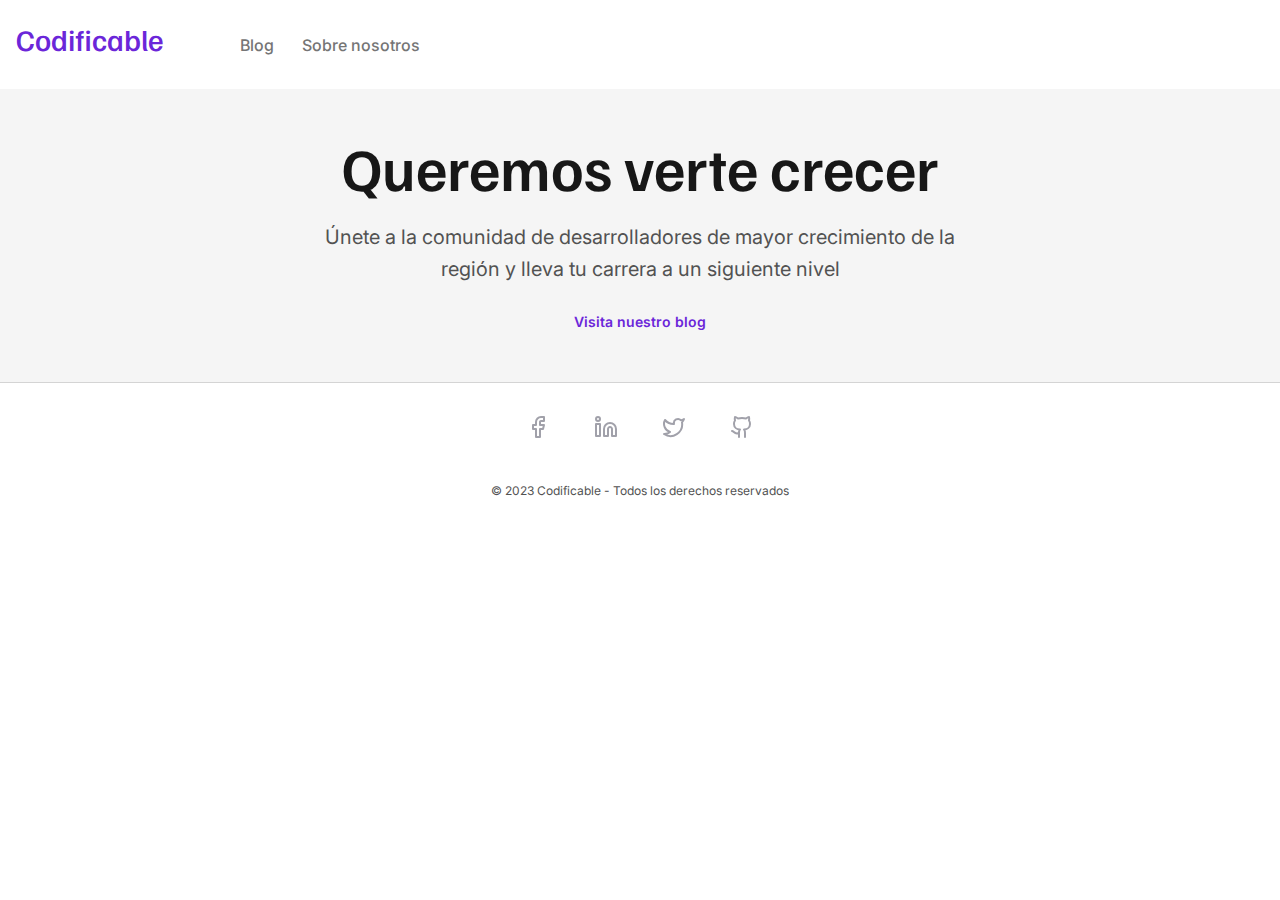
<file: index.html>
<!DOCTYPE html>
<html lang="es">
  <head>
    <meta charset="UTF-8" />
    <meta name="viewport" content="width=device-width, initial-scale=1.0" />
    <title>Codificable</title>
    <link rel="stylesheet" href="/styles/index.css" />
  </head>
  <body>
    <header class="header container">
      <h1 class="header__logo"><a href="/index.html">Codificable</a></h1>
      <nav class="navigation">
        <ul>
          <li><a href="/blog/index.html">Blog</a></li>
          <li><a href="#">Sobre nosotros</a></li>
        </ul>
      </nav>
    </header>

    <main>
      <section class="section hero">
        <div class="container">
          <div class="hero__content hero--center">
            <h2 class="hero__title">Queremos verte crecer</h2>
            <p class="hero__lead">
              Únete a la comunidad de desarrolladores de mayor crecimiento de la
              región y lleva tu carrera a un siguiente nivel
            </p>
            <a href="/blog/index.html" class="hero__link"
              >Visita nuestro blog</a
            >
          </div>
        </div>
      </section>
    </main>

    <footer class="container footer">
      <ul class="social-links">
        <li>
          <a href="#"
            ><img
              src="/assets/icons/facebook.svg"
              width="24"
              height="24"
              alt="Facebook icon"
          /></a>
        </li>
        <li>
          <a href="#"
            ><img
              src="/assets/icons/linkedin.svg"
              width="24"
              height="24"
              alt="LinkedIn icon"
          /></a>
        </li>
        <li>
          <a href="#"
            ><img
              src="/assets/icons/twitter.svg"
              width="24"
              height="24"
              alt="Twitter icon"
          /></a>
        </li>
        <li>
          <a href="#"
            ><img
              src="/assets/icons/github.svg"
              width="24"
              height="24"
              alt="GitHub icon"
          /></a>
        </li>
      </ul>
      <small class="footer__text"
        >&copy; 2023 Codificable - Todos los derechos reservados</small
      >
    </footer>
  </body>
</html>
</file>
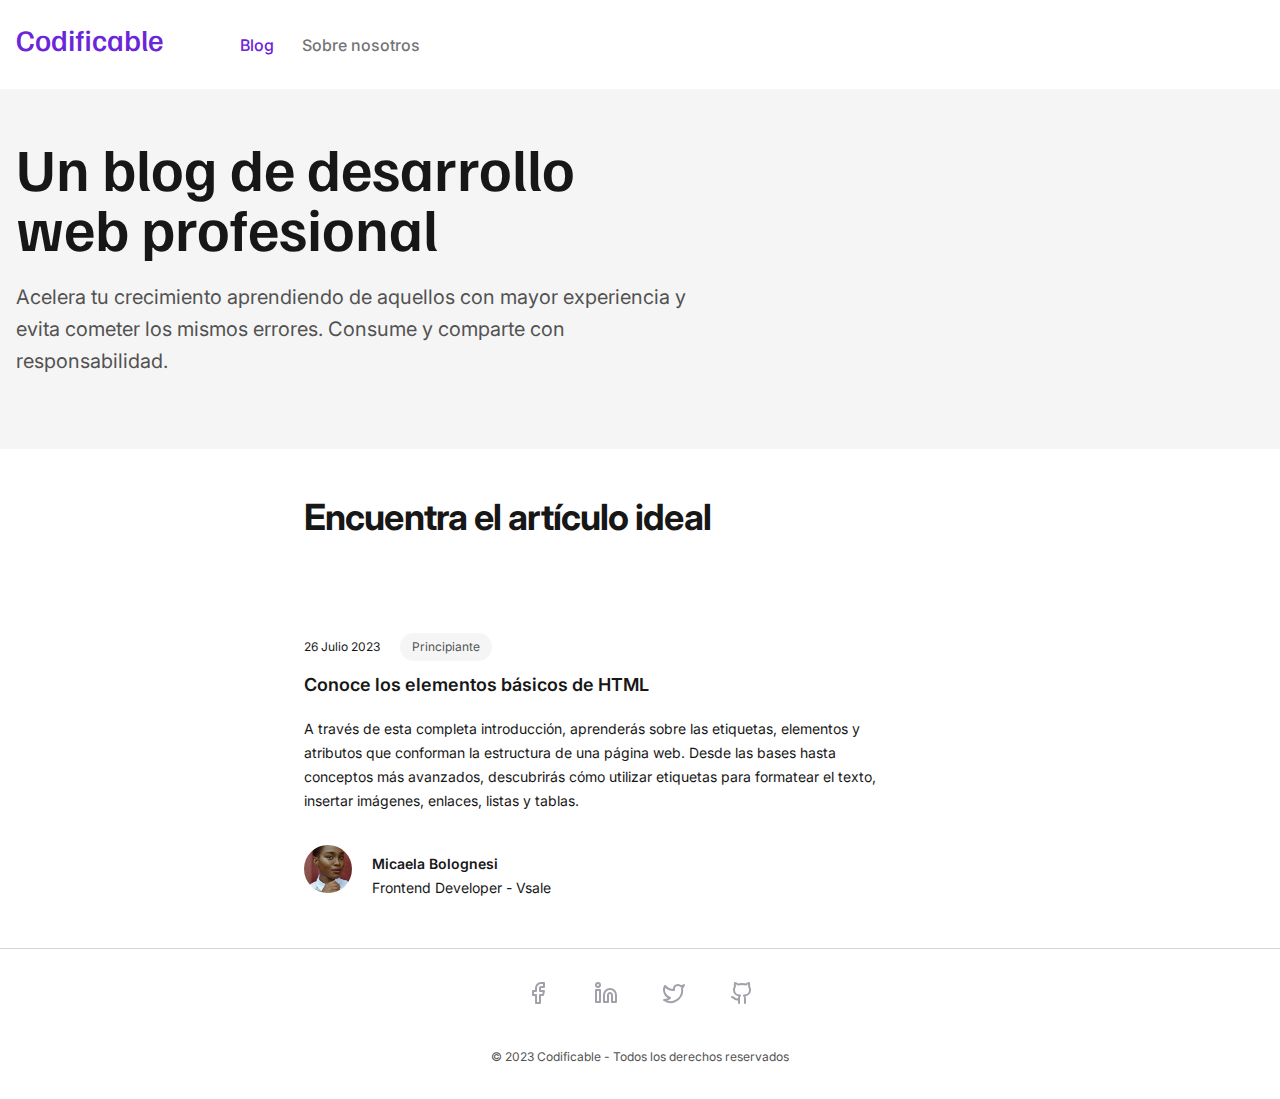
<file: blog/index.html>
<!DOCTYPE html>
<html lang="es">
  <head>
    <meta charset="UTF-8" />
    <meta name="viewport" content="width=device-width, initial-scale=1.0" />
    <title>Codificable - Blog</title>
    <link rel="stylesheet" href="/styles/index.css" />
  </head>
  <body>
    <header class="header container">
      <h1 class="header__logo"><a href="/index.html">Codificable</a></h1>
      <nav class="navigation">
        <ul>
          <li class="active"><a href="/blog/index.html">Blog</a></li>
          <li><a href="#">Sobre nosotros</a></li>
        </ul>
      </nav>
    </header>

    <main>
      <section class="section hero">
        <div class="container">
          <div class="hero__content">
            <h2 class="hero__title">Un blog de desarrollo web profesional</h2>
            <p class="hero__lead">
              Acelera tu crecimiento aprendiendo de aquellos con mayor
              experiencia y evita cometer los mismos errores. Consume y comparte
              con responsabilidad.
            </p>
          </div>
        </div>
      </section>
      <section class="section">
        <div class="container">
          <div class="articles-section">
            <h2 id="articles" class="articles-section__title">
              Encuentra el artículo ideal
            </h2>
            <hr />
            <article class="article-summary">
              <header class="article-metadata">
                <span class="article-metadata__date">26 Julio 2023</span>
                <span class="article-metadata__tag">Principiante</span>
              </header>
              <a
                href="conoce-los-elementos-basicos-de-html.html"
                class="article-summary__content"
              >
                <h3 class="article-summary__title">
                  Conoce los elementos básicos de HTML
                </h3>
                <p class="article-summary__text">
                  A través de esta completa introducción, aprenderás sobre las
                  etiquetas, elementos y atributos que conforman la estructura
                  de una página web. Desde las bases hasta conceptos más
                  avanzados, descubrirás cómo utilizar etiquetas para formatear
                  el texto, insertar imágenes, enlaces, listas y tablas.
                </p>
              </a>
              <footer class="article-summary__footer">
                <div class="author">
                  <img
                    src="/assets/images/profile1.jpeg"
                    alt="Micaela Bolognesi Avatar"
                    width="320"
                    height="480"
                    class="author__avatar"
                  />
                  <div class="author__info">
                    <strong class="author_name">Micaela Bolognesi</strong>
                    <span>Frontend Developer - Vsale</span>
                  </div>
                </div>
              </footer>
            </article>
          </div>
        </div>
      </section>
    </main>

    <footer class="container footer">
      <ul class="social-links">
        <li>
          <a href="#"
            ><img
              src="/assets/icons/facebook.svg"
              width="24"
              height="24"
              alt="Facebook icon"
          /></a>
        </li>
        <li>
          <a href="#"
            ><img
              src="/assets/icons/linkedin.svg"
              width="24"
              height="24"
              alt="LinkedIn icon"
          /></a>
        </li>
        <li>
          <a href="#"
            ><img
              src="/assets/icons/twitter.svg"
              width="24"
              height="24"
              alt="Twitter icon"
          /></a>
        </li>
        <li>
          <a href="#"
            ><img
              src="/assets/icons/github.svg"
              width="24"
              height="24"
              alt="GitHub icon"
          /></a>
        </li>
      </ul>
      <small class="footer__text"
        >&copy; 2023 Codificable - Todos los derechos reservados</small
      >
    </footer>
  </body>
</html>
</file>
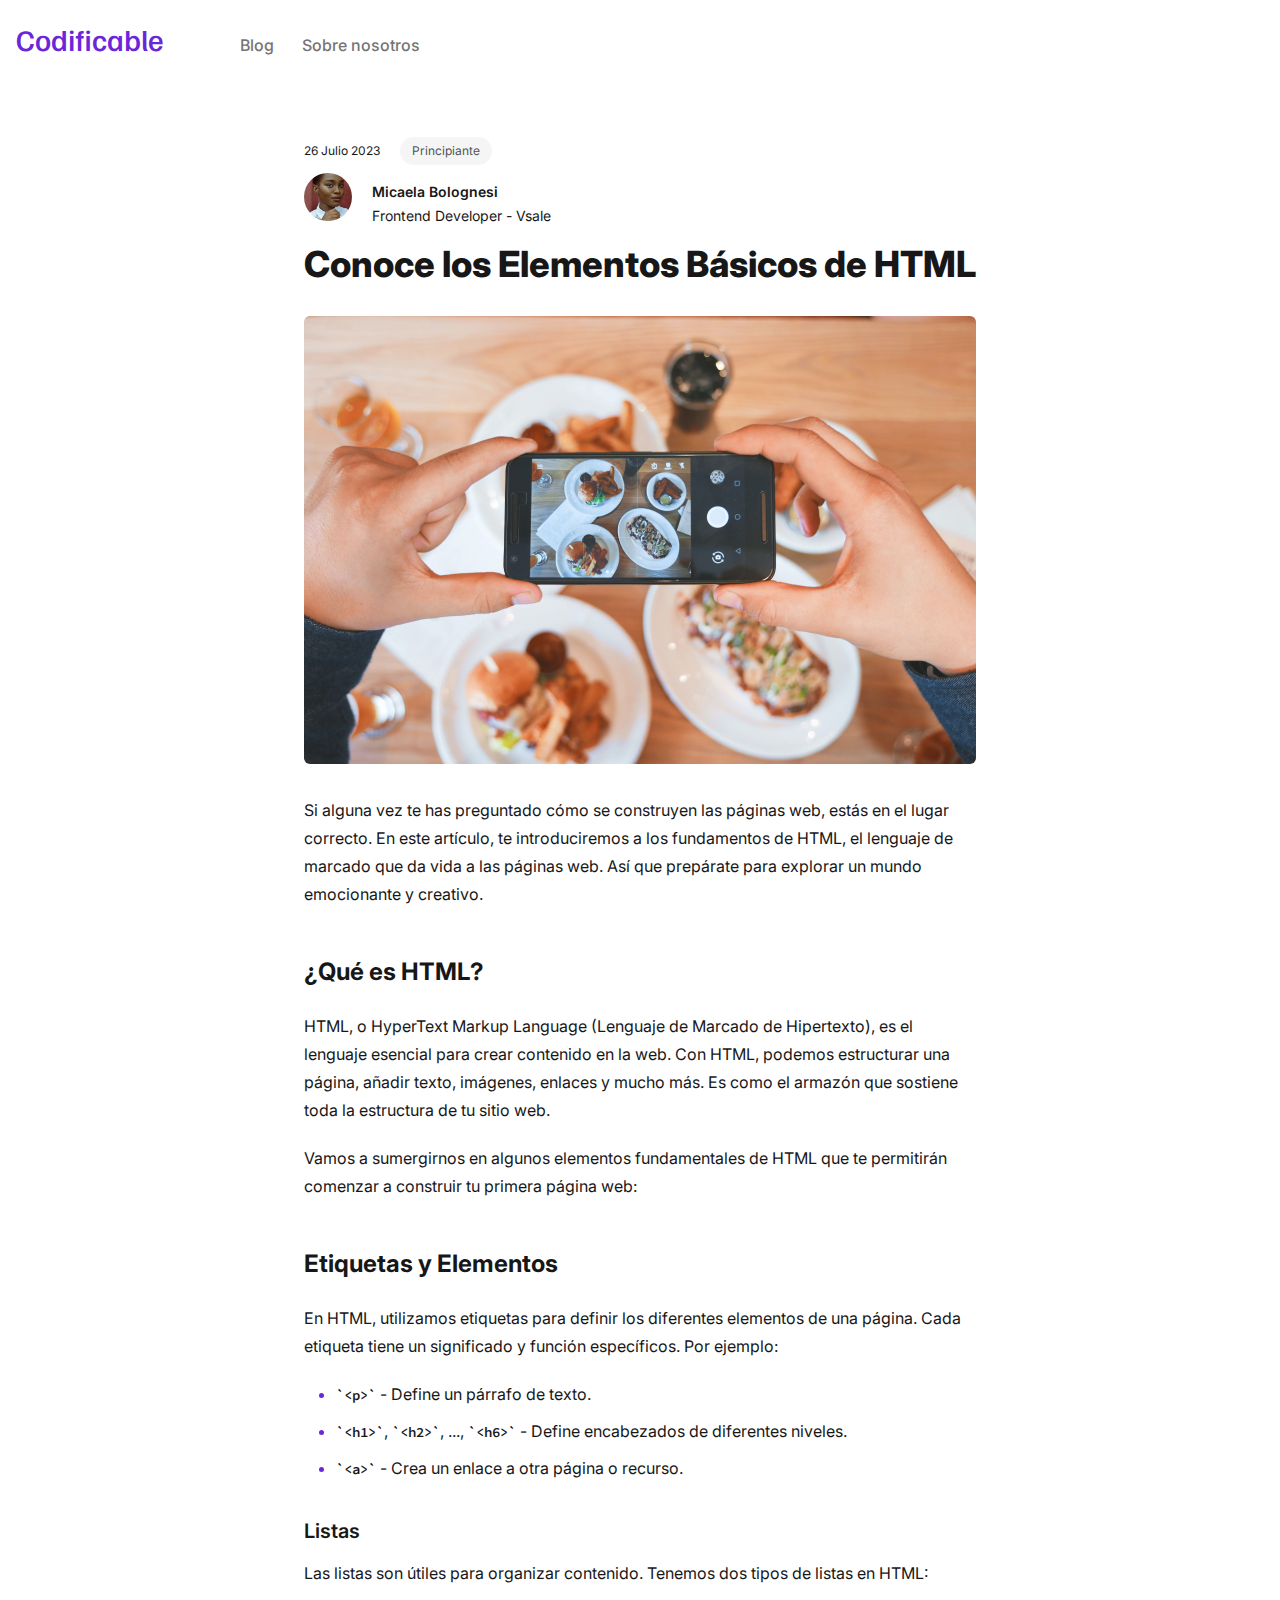
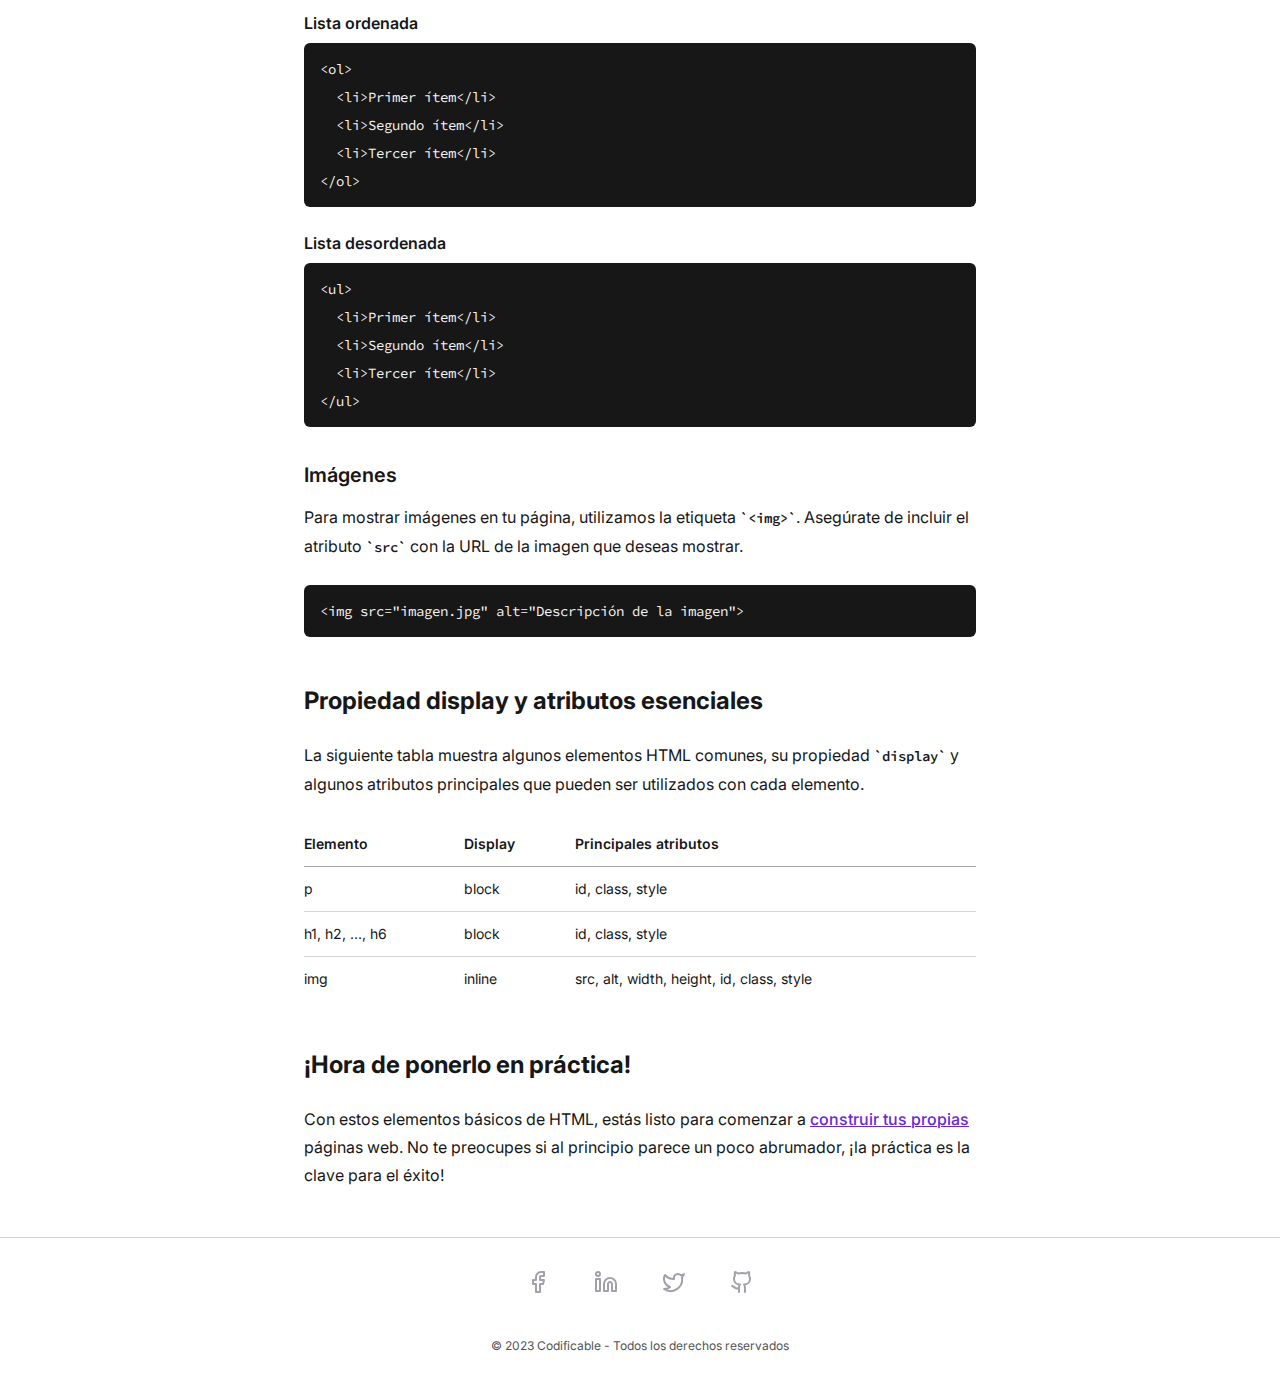
<file: blog/conoce-los-elementos-basicos-de-html.html>
<!DOCTYPE html>
<html lang="es">
  <head>
    <meta charset="UTF-8" />
    <meta name="viewport" content="width=device-width, initial-scale=1.0" />
    <title>Codificable - Blog: Conoce los elementos básicos de HTML</title>
    <link rel="stylesheet" href="/styles/index.css" />
  </head>
  <body>
    <header class="header container">
      <h1 class="header__logo"><a href="/index.html">Codificable</a></h1>
      <nav class="navigation">
        <ul>
          <li><a href="/blog/index.html">Blog</a></li>
          <li><a href="#">Sobre nosotros</a></li>
        </ul>
      </nav>
    </header>

    <main>
      <div class="section">
        <div class="container">
          <article class="article">
            <header class="article__header">
              <div class="article-metadata">
                <span class="article-metadata__date">26 Julio 2023</span>
                <span class="article-metadata__tag">Principiante</span>
              </div>
              <div class="author">
                <img
                  src="/assets/images/profile1.jpeg"
                  alt="Micaela Bolognesi Avatar"
                  width="320"
                  height="480"
                  class="author__avatar"
                />
                <div class="author__info">
                  <strong class="author_name">Micaela Bolognesi</strong>
                  <span>Frontend Developer - Vsale</span>
                </div>
              </div>
            </header>
            <div class="content">
              <h1>Conoce los Elementos Básicos de HTML</h1>
              <img
                src="/assets/images/meal-photo.jpeg"
                alt="Phone taking picture of meal"
                width="1344"
                height="896"
              />
              <p>
                Si alguna vez te has preguntado cómo se construyen las páginas
                web, estás en el lugar correcto. En este artículo, te
                introduciremos a los fundamentos de HTML, el lenguaje de marcado
                que da vida a las páginas web. Así que prepárate para explorar
                un mundo emocionante y creativo.
              </p>
              <h2>¿Qué es HTML?</h2>
              <p>
                HTML, o HyperText Markup Language (Lenguaje de Marcado de
                Hipertexto), es el lenguaje esencial para crear contenido en la
                web. Con HTML, podemos estructurar una página, añadir texto,
                imágenes, enlaces y mucho más. Es como el armazón que sostiene
                toda la estructura de tu sitio web.
              </p>
              <p>
                Vamos a sumergirnos en algunos elementos fundamentales de HTML
                que te permitirán comenzar a construir tu primera página web:
              </p>
              <h2>Etiquetas y Elementos</h2>
              <p>
                En HTML, utilizamos etiquetas para definir los diferentes
                elementos de una página. Cada etiqueta tiene un significado y
                función específicos. Por ejemplo:
              </p>
              <ul>
                <li><code>&lt;p&gt;</code> - Define un párrafo de texto.</li>
                <li>
                  <code>&lt;h1&gt;</code>, <code>&lt;h2&gt;</code>, ...,
                  <code>&lt;h6&gt;</code> - Define encabezados de diferentes
                  niveles.
                </li>
                <li>
                  <code>&lt;a&gt;</code> - Crea un enlace a otra página o
                  recurso.
                </li>
              </ul>
              <h3>Listas</h3>
              <p>
                Las listas son útiles para organizar contenido. Tenemos dos
                tipos de listas en HTML:
              </p>
              <h4>Lista ordenada</h4>
              <pre><code>&lt;ol&gt;
  &lt;li&gt;Primer ítem&lt;/li&gt;
  &lt;li&gt;Segundo ítem&lt;/li&gt;
  &lt;li&gt;Tercer ítem&lt;/li&gt;
&lt;/ol&gt;</code></pre>

              <h4>Lista desordenada</h4>
              <pre><code>&lt;ul&gt;
  &lt;li&gt;Primer ítem&lt;/li&gt;
  &lt;li&gt;Segundo ítem&lt;/li&gt;
  &lt;li&gt;Tercer ítem&lt;/li&gt;
&lt;/ul&gt;</code></pre>

              <h3>Imágenes</h3>
              <p>
                Para mostrar imágenes en tu página, utilizamos la etiqueta
                <code>&lt;img&gt;</code>. Asegúrate de incluir el atributo
                <code>src</code> con la URL de la imagen que deseas mostrar.
              </p>
              <pre><code>&lt;img src="imagen.jpg" alt="Descripción de la imagen"&gt;</code></pre>
              <h2>Propiedad display y atributos esenciales</h2>
              <p>
                La siguiente tabla muestra algunos elementos HTML comunes, su
                propiedad <code>display</code> y algunos atributos principales
                que pueden ser utilizados con cada elemento.
              </p>
              <table>
                <thead>
                  <tr>
                    <th>Elemento</th>
                    <th>Display</th>
                    <th>Principales atributos</th>
                  </tr>
                </thead>
                <tbody>
                  <tr>
                    <td>p</td>
                    <td>block</td>
                    <td>id, class, style</td>
                  </tr>
                  <tr>
                    <td>h1, h2, ..., h6</td>
                    <td>block</td>
                    <td>id, class, style</td>
                  </tr>
                  <tr>
                    <td>img</td>
                    <td>inline</td>
                    <td>src, alt, width, height, id, class, style</td>
                  </tr>
                </tbody>
              </table>
              <h2>¡Hora de ponerlo en práctica!</h2>
              <p>
                Con estos elementos básicos de HTML, estás listo para comenzar a
                <a href="#">construir tus propias</a> páginas web. No te
                preocupes si al principio parece un poco abrumador, ¡la práctica
                es la clave para el éxito!
              </p>
            </div>
          </article>
        </div>
      </div>
    </main>

    <footer class="container footer">
      <ul class="social-links">
        <li>
          <a href="#"
            ><img
              src="/assets/icons/facebook.svg"
              width="24"
              height="24"
              alt="Facebook icon"
          /></a>
        </li>
        <li>
          <a href="#"
            ><img
              src="/assets/icons/linkedin.svg"
              width="24"
              height="24"
              alt="LinkedIn icon"
          /></a>
        </li>
        <li>
          <a href="#"
            ><img
              src="/assets/icons/twitter.svg"
              width="24"
              height="24"
              alt="Twitter icon"
          /></a>
        </li>
        <li>
          <a href="#"
            ><img
              src="/assets/icons/github.svg"
              width="24"
              height="24"
              alt="GitHub icon"
          /></a>
        </li>
      </ul>
      <small class="footer__text"
        >&copy; 2023 Codificable - Todos los derechos reservados</small
      >
    </footer>
  </body>
</html>
</file>
<file: styles/index.css>
@import url("https://fonts.googleapis.com/css2?family=Familjen+Grotesk:wght@500;600&family=Inter:wght@300;400;500;600;700&family=Source+Code+Pro:wght@400;500;600&display=swap");

/* 1. Settings */
@import url(1-settings/border.css);
@import url(1-settings/breakpoints.css);
@import url(1-settings/color.css);
@import url(1-settings/spacing.css);
@import url(1-settings/typography.css);
@import url(1-settings/width.css);

/* 2. Generic */
@import url(2-generic/reset.css);

/* 3. Elements */
@import url(3-elements/elements.css);

/* 4. Objects */
@import url(4-objects/objects.css);

/* 5. Components */
@import url(5-components/header.css);
@import url(5-components/navigation.css);
@import url(5-components/footer.css);
@import url(5-components/social-links.css);
@import url(5-components/hero.css);
@import url(5-components/articles-section.css);
@import url(5-components/article-metadata.css);
@import url(5-components/article-summary.css);
@import url(5-components/author.css);
@import url(5-components/article.css);
@import url(5-components/content.css);
</file>
